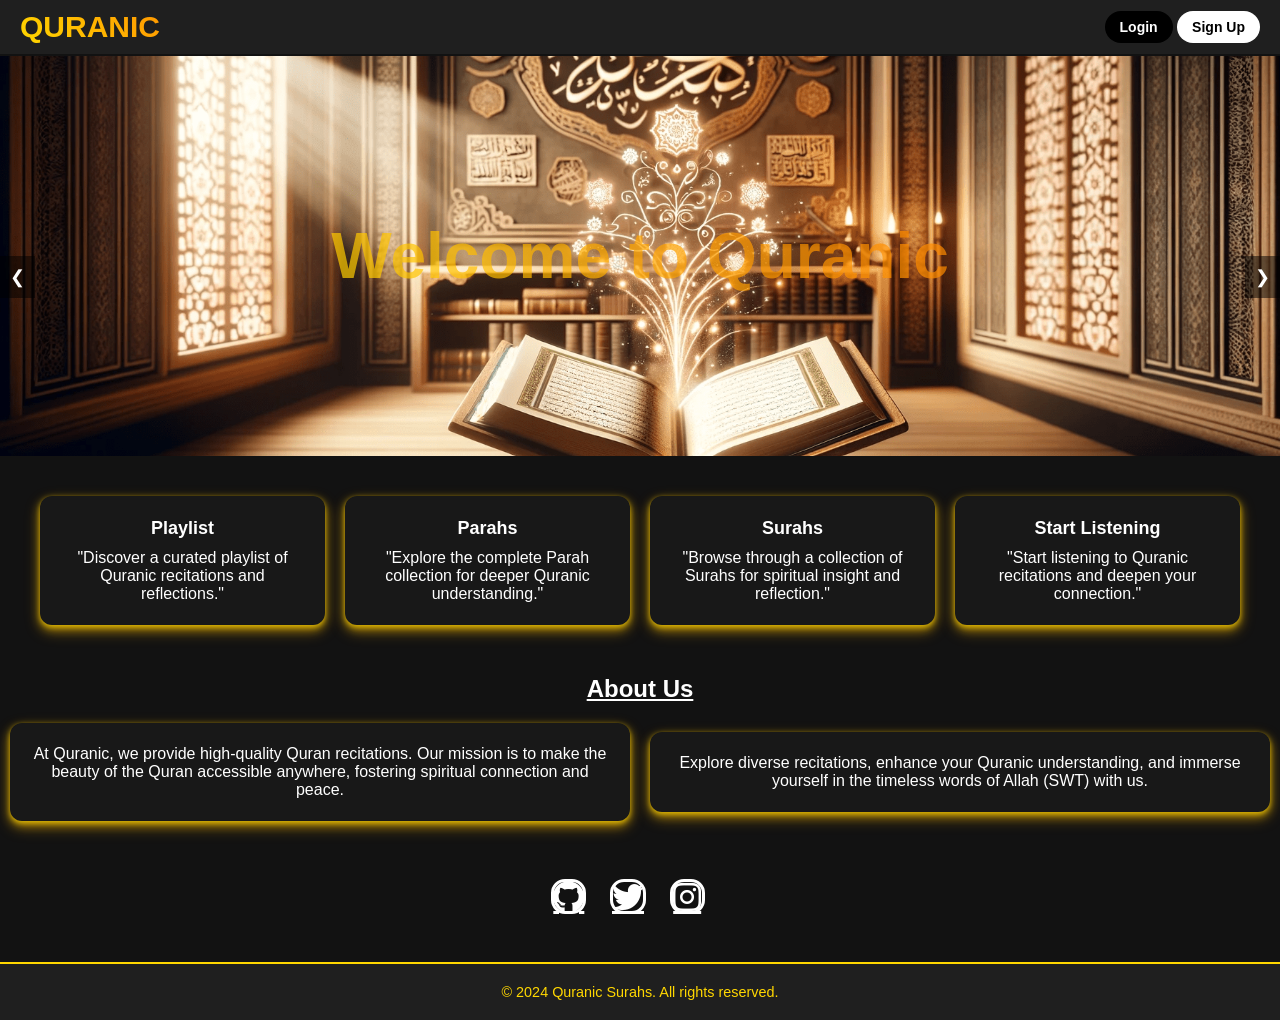
<file: Home.html>
<!DOCTYPE html>
<html lang="en">
<head>
    <meta charset="UTF-8">
    <meta name="viewport" content="width=device-width, initial-scale=1.0">
    <title>Quranic</title>
    <link rel="stylesheet" href="https://cdnjs.cloudflare.com/ajax/libs/font-awesome/6.0.0-beta3/css/all.min.css">
    <link rel="stylesheet" href="Home.css"> 
</head>
<body>    
    <header class="header">
        <div class="logo-container">
            <h1><a href="Home.html">QURANIC</a></h1>
        </div>
        <div class="buttons">
            <a href="LogIn.html" class="btn login">Login</a>
            <a href="Register.html" class="btn signup">Sign Up</a>
        </div>
    </header>

    <div id="home" class="slider">
        <div class="slides">
            <img src="HomeFirstImage.jpg" alt="Slide 1">
            <img src="HomeSecondImage.jpg" alt="Slide 2">
            <img src="HomeThirdImage.jpg" alt="Slide 3">
        </div>
        <div class="slider-controls">
            <button class="prev">❮</button>
            <button class="next">❯</button>
        </div>
    </div>

    <section class="features">
        <div>
            <a href="playlists.html">Playlist</a>
            <p>"Discover a curated playlist of Quranic recitations and reflections."</p>
        </div>

        <div>
            <a href="Parahs.html">Parahs</a>
            <p>"Explore the complete Parah collection for deeper Quranic understanding."</p>
        </div>

        <div>
            <a href="Surahs.html">Surahs</a>
            <p>"Browse through a collection of Surahs for spiritual insight and reflection."</p>
        </div>

        <div>
            <a href="Playlists.html">Start Listening</a>
            <p>"Start listening to Quranic recitations and deepen your connection."</p>
        </div>   
    </section>

    <section >
        <h2 id="About-Us">About Us</h2>
        <div class="heading">
            <p>At Quranic, we provide high-quality Quran recitations. Our mission is to make the beauty of the Quran accessible anywhere, fostering spiritual connection and peace.</p>
            <p>Explore diverse recitations, enhance your Quranic understanding, and immerse yourself in the timeless words of Allah (SWT) with us.</p>
        </div>
                        
        <div class="social-ions">
            <a href="https://www.github.com/daniyalsalman"><i class="fa-brands fa-github"></i></a>
            <a href="https://www.twitter.com/mr_atif15" ><i class="fa-brands fa-twitter"></i></a>
            <a href="https://www.instagram.com/muhammadatif0_"><i class="fa-brands fa-instagram"></i></a>
        </div>
    </section>

    <footer class="footer">
        <p>&copy; 2024 Quranic Surahs. All rights reserved.</p>
    </footer>
    
    <script src="Home.js"></script>
</body>
</html>
</file>
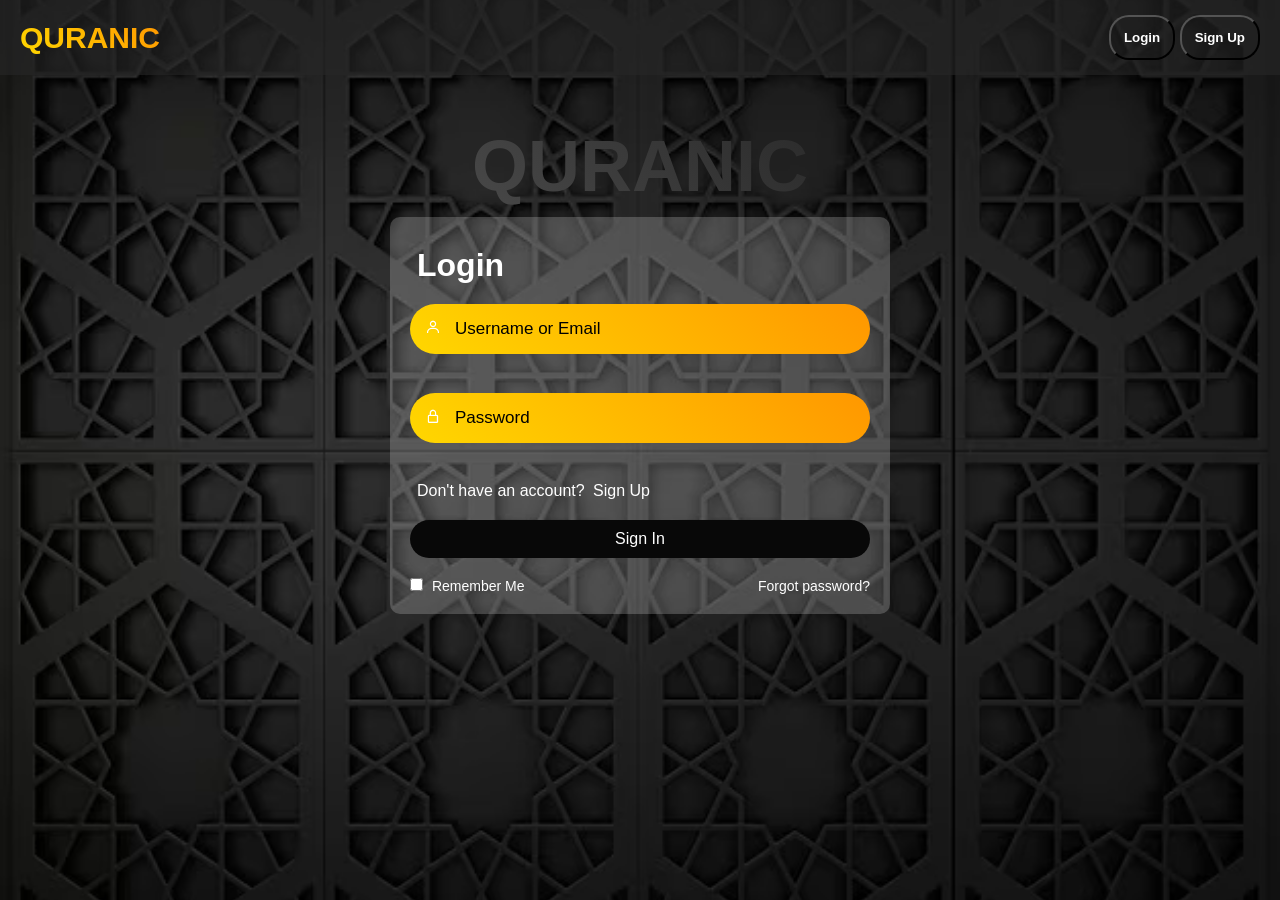
<file: LogIn.html>
<!DOCTYPE html>
<html lang="en">
<head>
    <meta charset="UTF-8">
    <meta http-equiv="X-UA-Compatible" content="IE=edge">
    <meta name="viewport" content="width=device-width, initial-scale=1.0">
    <link href='https://unpkg.com/boxicons@2.1.4/css/boxicons.min.css' rel='stylesheet'>
    <link rel="stylesheet" href="LogIn.css">
    <title>Quranic Login</title>
</head>
<body>
    <div class="container">
        <nav class="navbar">
            <div class="logo"><a href="Home.html">QURANIC</a></div>
            <div class="buttons">
                <a href="LogIn.html"><button class="btn">Login</button></a>
                <a href="Register.html"><button class="btn">Sign Up</button></a>
            </div>
        </nav>
        
        <div class="title">
            <h1>QURANIC</h1>
        </div>

        <div class="form-box">
            <div class="login-box">
                <div class="header">
                    <h2>Login</h2>
                </div>
 
                <div class="input-group">
                    <input type="text" id="username" class="input" placeholder="Username or Email">
                    <i class="bx bx-user"></i>
                </div>

                <div class="input-group">
                    <input type="password" id="password" class="input" placeholder="Password">
                    <i class="bx bx-lock-alt"></i>
                </div>

                <div class="header">
                    <p>Don't have an account? <a href="Register.html">Sign Up</a></p>
                </div>

                <div class="input-group">
                    <button class="submit-btn" onclick="checkLogin()">Sign In</button>
                </div>

                <div class="options">
                    <label>
                        <input type="checkbox" id="remember"> Remember Me
                    </label>
                    <a href="#">Forgot password?</a>
                </div>
            </div>
        </div>
    </div>

    <script src="LogIn.js"></script>
</body>
</html>
</file>
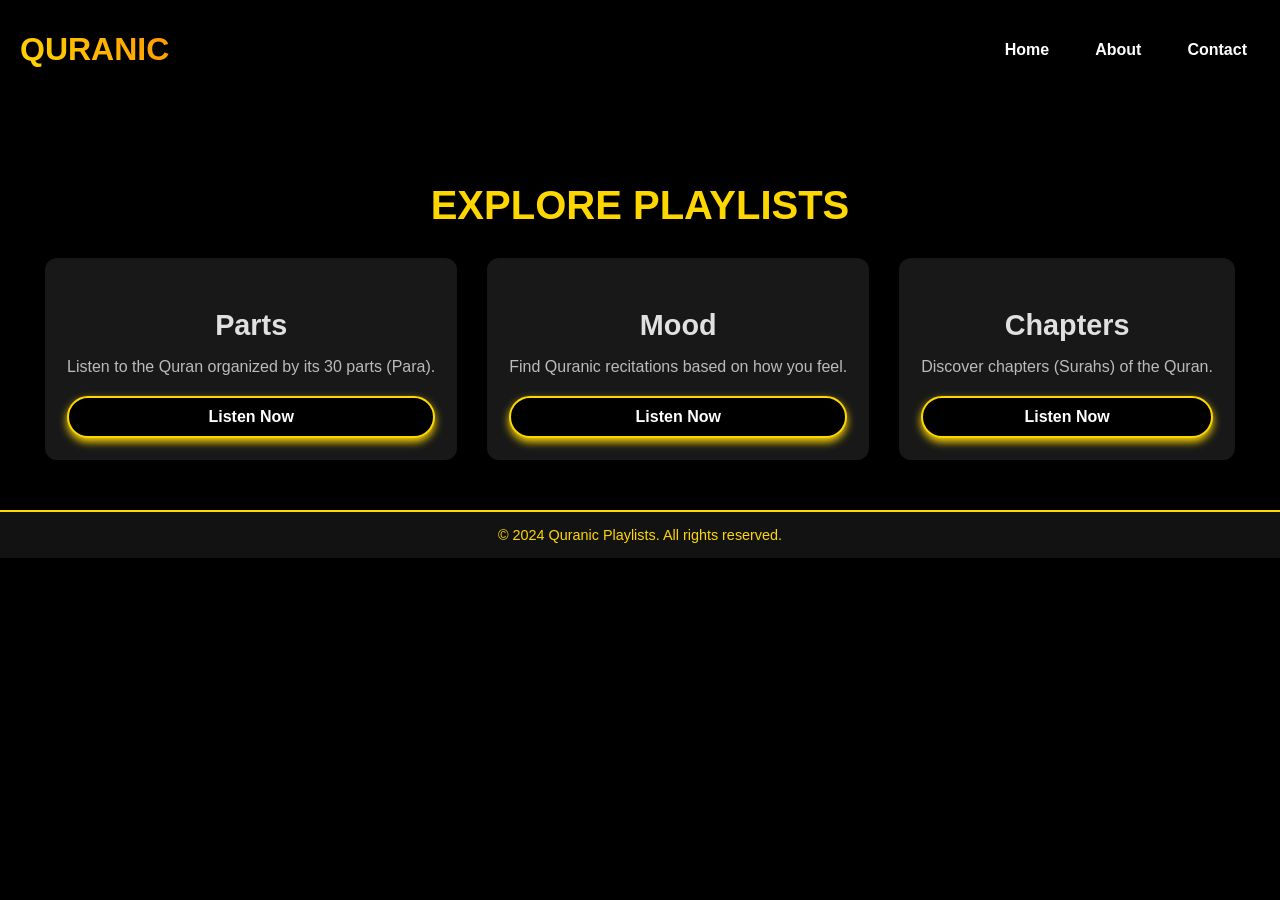
<file: playlists.html>
<!DOCTYPE html>
<html lang="en">
<head>
    <meta charset="UTF-8">
    <meta name="viewport" content="width=device-width, initial-scale=1.0">
    <title>Quranic Playlists</title>
    <link rel="stylesheet" href="playlist.css">
</head>
<body>
    
    <header class="header">
        <div class="logo-container">
            <h1>QURANIC</h1>
        </div>
        <nav class="nav">
            <ul>
                <li><a href="index.html">Home</a></li>
                <li><a href="#about">About</a></li>
                <li><a href="#contact">Contact</a></li>
            </ul>
        </nav>
    </header>


    <main class="container">
        <h2>Explore Playlists</h2>
        <div class="playlist-grid">
            <div class="playlist-card">
                <h3>Parts</h3>
                <p>Listen to the Quran organized by its 30 parts (Para).</p>
                <a href="parah.html" class="btn">Listen Now</a>
            </div>
            <div class="playlist-card">
                <h3>Mood</h3>
                <p>Find Quranic recitations based on how you feel.</p>
                <a href="mood.html" class="btn">Listen Now</a>
            </div>
            <div class="playlist-card">
                <h3>Chapters</h3>
                <p>Discover chapters (Surahs) of the Quran.</p>
                <a href="surah.html" class="btn">Listen Now</a>
            </div>
        </div>
    </main>

    <footer class="footer">
        <p>&copy; 2024 Quranic Playlists. All rights reserved.</p>
    </footer>
</body>
</html>
</file>
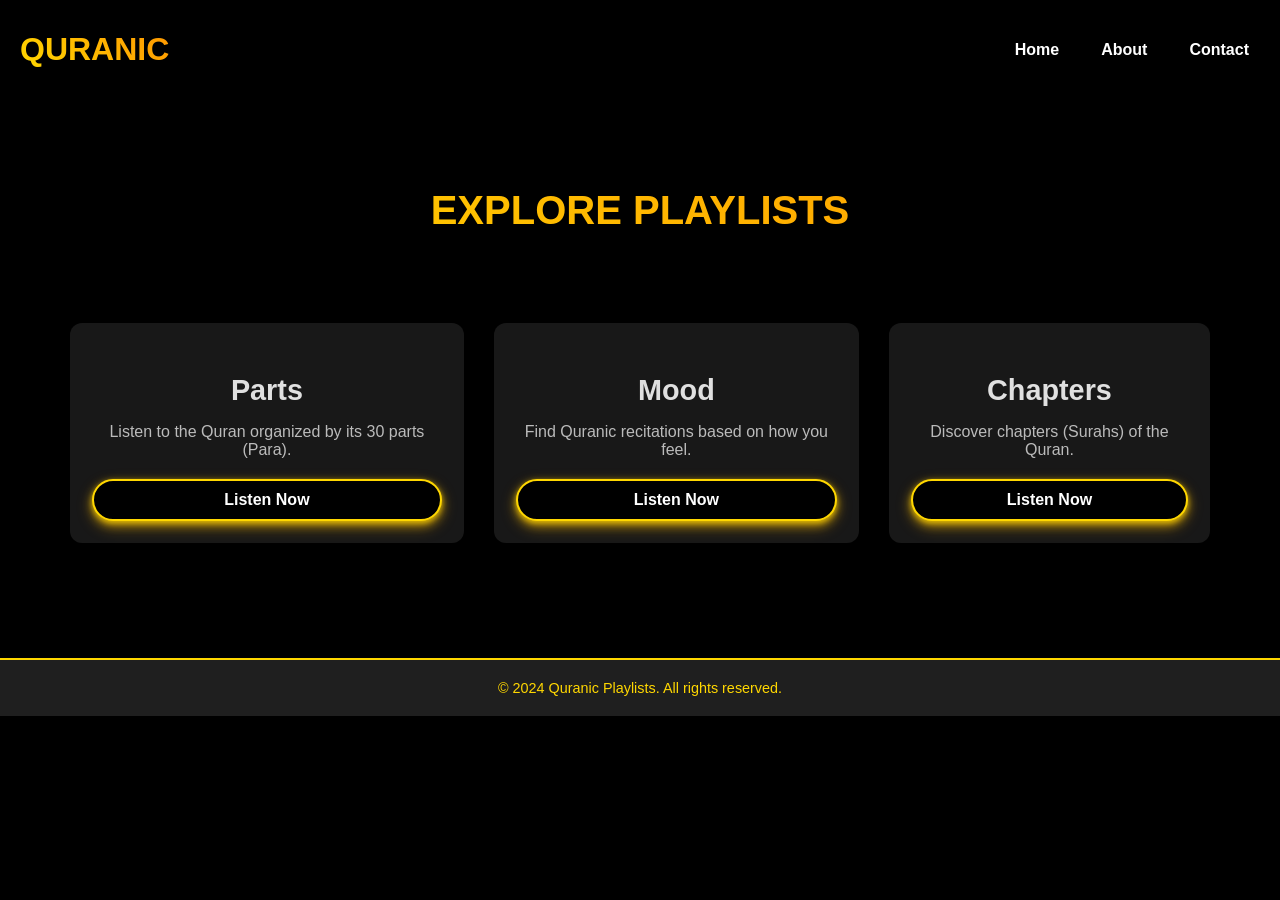
<file: Playlists.html>
<!DOCTYPE html>
<html lang="en">
<head>
    <meta charset="UTF-8">
    <meta name="viewport" content="width=device-width, initial-scale=1.0">
    <title>Quranic Playlists</title>
    <link rel="stylesheet" href="Playlists.css">
</head>
<body>
    <header class="header">
        <div class="logo-container">
            <h1><a href="Home.html">QURANIC</a></h1>
        </div>
        <nav class="nav">
            <ul>
                <li><a href="Home.html">Home</a></li>
                <li><a href="Home.html#About-Us">About</a></li>
                <li><a href="#contact">Contact</a></li>
            </ul>
        </nav>
    </header>

    <main class="container">
        <h2>Explore Playlists</h2>
        <div class="playlist-grid">
            <div class="playlist-card">
                <h3>Parts</h3>
                <p>Listen to the Quran organized by its 30 parts (Para).</p>
                <a href="Parahs.html" class="btn">Listen Now</a>
            </div>
            <div class="playlist-card">
                <h3>Mood</h3>
                <p>Find Quranic recitations based on how you feel.</p>
                <a href="Mood.html" class="btn">Listen Now</a>
            </div>
            <div class="playlist-card">
                <h3>Chapters</h3>
                <p>Discover chapters (Surahs) of the Quran.</p>
                <a href="Surahs.html" class="btn">Listen Now</a>
            </div>
        </div>
    </main>

    <footer class="footer">
        <p>&copy; 2024 Quranic Playlists. All rights reserved.</p>
    </footer>
</body>
</html>
</file>
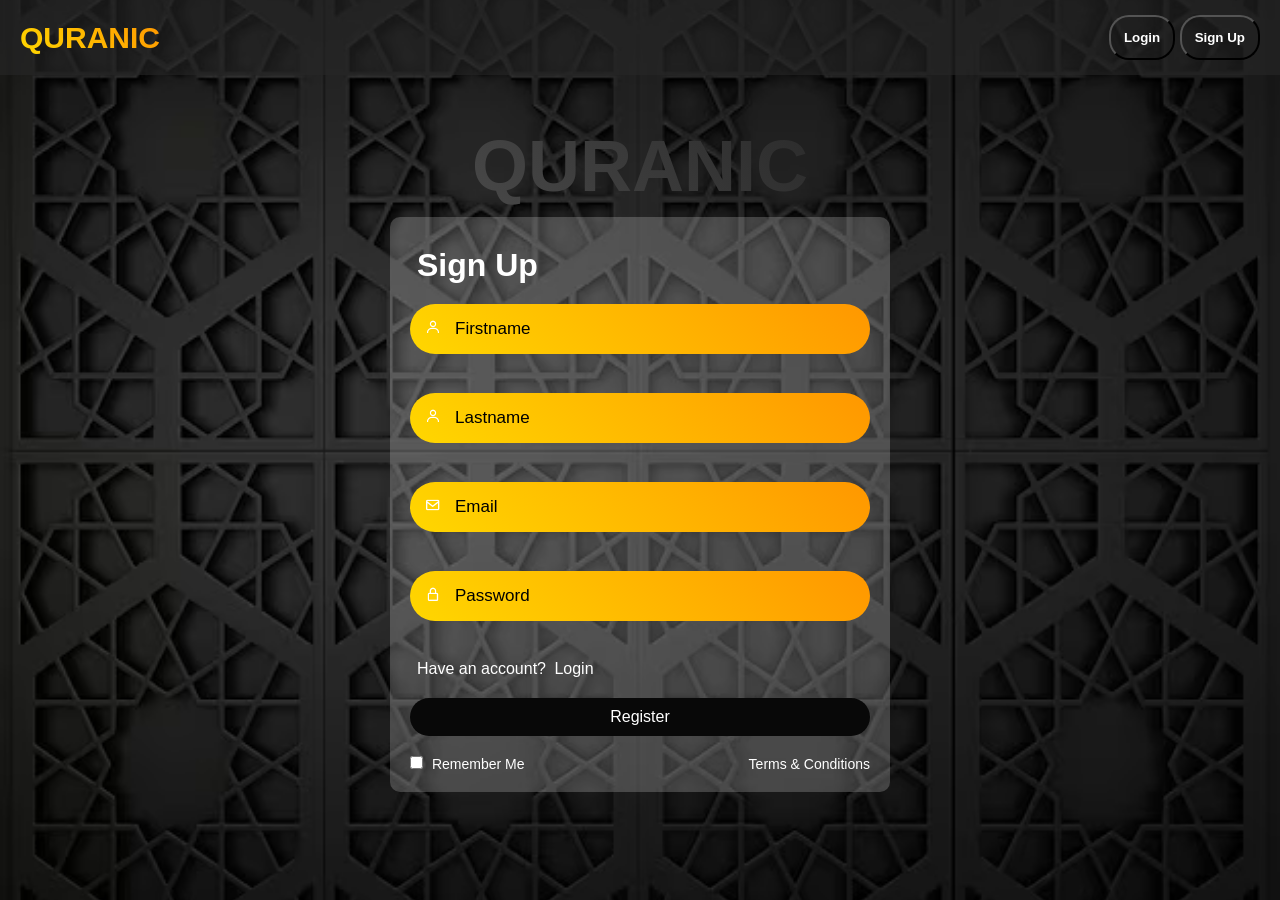
<file: Register.html>
<!DOCTYPE html>
<html lang="en">
<head>
    <meta charset="UTF-8">
    <meta http-equiv="X-UA-Compatible" content="IE=edge">
    <meta name="viewport" content="width=device-width, initial-scale=1.0">
    <link href='https://unpkg.com/boxicons@2.1.4/css/boxicons.min.css' rel='stylesheet'>
    <link rel="stylesheet" href="LogIn.css">
    <title>Quranic Sign Up</title>
</head>
<body>
    <div class="wrapper">
        <nav class="navbar">
            <div class="logo">
                <a href="Home.html"><p>QURANIC</p></a>
            </div>

            <div class="buttons">
                <a href="LogIn.html"><button class="btn">Login</button></a>
                <a href="Register.html"><button class="btn">Sign Up</button></a>
            </div>
        </nav>

        <div class="title">
            <h1>QURANIC</h1>
        </div>

        <div class="form-box">
            <div class="header">
                <h2>Sign Up</h2>
            </div>
            
            <form>
                <div class="input-group">
                    <input type="text" class="input" placeholder="Firstname" id="firstname">
                    <i class="bx bx-user"></i>
                </div>

                <div class="input-group">
                    <input type="text" class="input" placeholder="Lastname" id="lastname">
                    <i class="bx bx-user"></i>
                </div>

                <div class="input-group">
                    <input type="text" class="input" placeholder="Email" id="email">
                    <i class="bx bx-envelope"></i>
                </div>

                <div class="input-group">
                    <input type="password" class="input" placeholder="Password" id="password">
                    <i class="bx bx-lock-alt"></i>
                </div>

                <div class="header">
                <p>Have an account? <a href="LogIn.html">Login</a></p>
                </div>
                
                <div class="input-group">
                    <input type="submit"  class="submit-btn" value="Register" onclick="checkSignUp()">
                </div>

                <div class="options">
                    <label>
                        <input type="checkbox" id="remember-me"> Remember Me
                    </label>
                    <a href="#">Terms & Conditions</a>
                </div>
            </form>
        </div>
    </div>

    <script src="Register.js"></script>
</body>
</html>
</file>
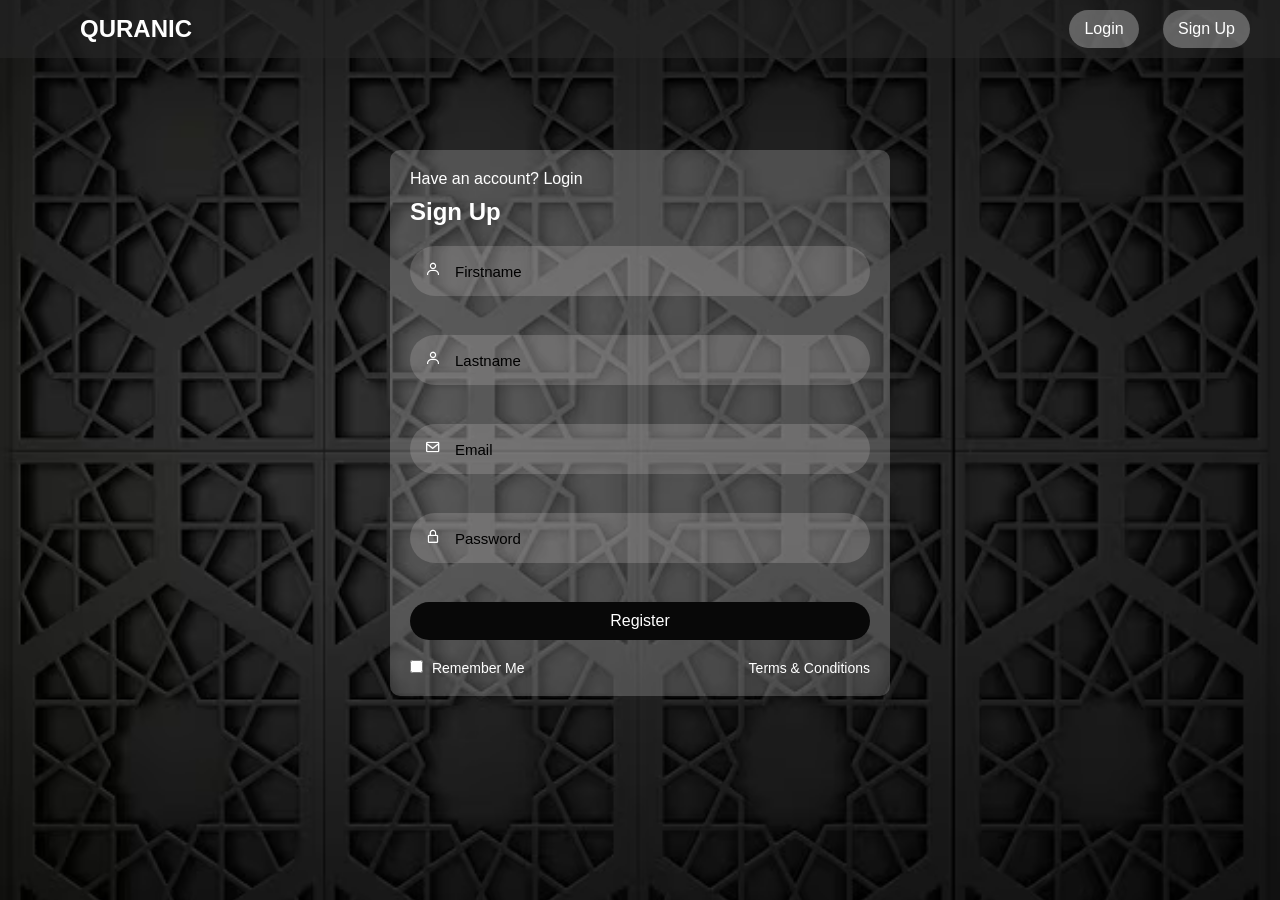
<file: register.html>
<!DOCTYPE html>
<html lang="en">
<head>
    <meta charset="UTF-8">
    <meta http-equiv="X-UA-Compatible" content="IE=edge">
    <meta name="viewport" content="width=device-width, initial-scale=1.0">
    <link href='https://unpkg.com/boxicons@2.1.4/css/boxicons.min.css' rel='stylesheet'>
    <link rel="stylesheet" href="login.css">
    <title>Quranic Sign Up</title>
</head>
<body>
    <div class="wrapper">
        <nav class="navbar">
            <div class="logo">
                <p>QURANIC</p>
            </div>

            <div class="buttons">
                <a href="log.html"><button class="btn">Login</button></a>
                <a href="register.html"><button class="btn">Sign Up</button></a>
            </div>
        </nav>

        <div class="form-box">
            <div class="header">
                <p>Have an account? <a href="log.html">Login</a></p>
                <h2>Sign Up</h2>
            </div>
            
            <form>
                <div class="input-group">
                    <input type="text" class="input" placeholder="Firstname" id="firstname">
                    <i class="bx bx-user"></i>
                </div>
                <div class="input-group">
                    <input type="text" class="input" placeholder="Lastname" id="lastname">
                    <i class="bx bx-user"></i>
                </div>
                <div class="input-group">
                    <input type="text" class="input" placeholder="Email" id="email">
                    <i class="bx bx-envelope"></i>
                </div>
                <div class="input-group">
                    <input type="password" class="input" placeholder="Password" id="password">
                    <i class="bx bx-lock-alt"></i>
                </div>
                <div class="input-group">
                    <input type="submit"  class="submit-btn" value="Register" onclick="checkSignUp()">
                </div>
                <div class="options">
                    <label>
                        <input type="checkbox" id="remember-me"> Remember Me
                    </label>
                    <a href="#">Terms & Conditions</a>
                </div>
            </form>
        </div>
    </div>
    <script>
    
        function checkSignUp() {
            const firstName = document.getElementById('firstname').value;
            const lastName = document.getElementById('lastname').value;
            const email = document.getElementById('email').value;
            const password = document.getElementById('password').value;
    
            if (!firstName || !lastName || !email || !password) {
                alert("Please fill all fields.");
            } else {
                alert("Registration successful!");
    
            }
        }
    </script>
    
</body>
</html>
</file>
<file: Home.css>
body {
    font-family: Arial, sans-serif;
    background-color: #121212;
}

* {
    margin: 0;
    padding: 0;
    box-sizing: border-box;
}

.header {
    display: flex;
    justify-content: space-between;
    align-items: center;
    background-color: #1f1f1f;
    padding: 10px 20px;
    border-bottom: 2px solid #121212;
    box-shadow: 0 2px 5px rgba(0, 0, 0, 0.1);
}

.header h1 {
    color: white;
    font-size: 30px;
    text-transform: uppercase;
}

.logo-container {
    display: flex;
    align-items: center;
    background: linear-gradient(45deg, #ffd700,#ffc700,#ffb700,#ffa700,#ff9700);
    background-clip: text;
    -webkit-text-fill-color: transparent;
    font-weight: bold;
}

.logo {
    width: 50px;
    height: 50px;
    color: white;
    margin-right: 10px;
}

.btn {
    text-decoration: none;
    padding: 8px 15px;
    border-radius: 5px;
    font-size: 14px;
    font-weight: bold;
    transition: background-color 0.3s ease, color 0.3s ease;
    border-radius: 20px;
}


.login {
    background-color: black;
    color: white;
}

.signup {
    background-color: white;
    color: black;
}

.btn:hover {
    background-color: white;
    color: black;
}

.signup:hover {
    background-color: black;
    color: white;
}

.slider {
    position: relative;
    width: 100%;
    height: 400px;
    overflow: hidden;
}

.slider::before { 
    content: "Welcome to Quranic"; 
    position: absolute; top: 50%; left: 50%; 
    transform: translate(-50%, -50%); 
    font-size: 4rem;
    text-align: center;
    background: linear-gradient(45deg, #ffcf00,#ffbf00,#ffa600,#ff9500,#ff8800);
    background-clip: text;
    -webkit-text-fill-color: transparent;
    font-weight: bold;
    z-index: 1; pointer-events: none;
    opacity: 0.7;
}

.slides {
    display: flex;
    transition: transform 0.5s ease-in-out;
    width: 100%;
}

.slides img {
    min-width: 100%;
    height: 400px;
    object-fit: cover;
}

.slider-controls {
    position: absolute;
    top: 50%;
    width: 100%;
    display: flex;
    justify-content: space-between;
}

.slider-controls button {
    background-color: rgba(0, 0, 0, 0.5);
    border: none;
    color: #fff;
    font-size: 18px;
    padding: 10px;
    cursor: pointer;
}

.slider-controls button:hover {
    background-color: rgba(0, 0, 0, 0.8);
}

.features {
    display: grid;
    grid-template-columns: repeat(auto-fit, minmax(200px, 1fr));
    gap: 20px;
    padding: 40px;
    background-color: #121212;
}

.features div {
    background-color: #181818;
    padding: 20px;
    text-align: center;
    border-radius: 12px;    
    box-shadow: 0 4px 10px rgba(0, 128, 128, 0.5);
    transition: transform 0.3s, box-shadow 0.3s;
    cursor: pointer;
    border: 2px solid transparent;
}

.features div {
    background-color: #181818;
    padding: 20px;
    text-align: center;
    border-radius: 12px;
    transition: transform 0.3s, box-shadow 0.3s;
    cursor: pointer;
    border: 2px solid transparent;
    box-shadow: 0 2px 5px rgba(255, 215, 0, 0.6),
                0 4px 10px rgba(255, 199, 0, 0.5),
                0 6px 15px rgba(255, 183, 0, 0.4);
}

.features div:hover {
    transform: translateY(-10px);
    box-shadow: 0 8px 16px rgba(0, 0, 0, 0.5);
    border-radius: 12px; 
    background: linear-gradient( #181818, #181818) padding-box,
                linear-gradient(45deg, #ffd700, #ffc700, #ffb700, #ffa700, #ff9700) border-box;
}

.features div a {
    text-decoration: none;
    font-size: 18px;
    font-weight: 600;
    color: white;
    transition: color 0.3s;
}

.features p {
    color: white;
    padding-top: 10px;
}

.features div:hover a {
    background: linear-gradient(45deg, #ffd700,#ffc700,#ffb700,#ffa700,#ff9700);
    background-clip: text;
    -webkit-text-fill-color: transparent;
}

.social-ions {
    
    display: flex;
    align-items: center;
    justify-content: center;
}

h2 {
    
    display: flex;
    justify-content: center;
    align-items: center;
    color: white;
    text-decoration: underline;
    padding: 10px;
}

.heading {
    display: flex;
    justify-content: center;
    align-items: center;
}

.heading p {
    width: 50%;
    border: 1px solid white;
    text-align: center;
    justify-content: center;
    padding: 25px;
    margin: 10px;
    border-radius: 30px;
}

.heading >* {
    color: white;
}

.heading p {
    background-color: #181818;
    padding: 20px;
    text-align: center;
    border-radius: 12px;
    transition: transform 0.3s, box-shadow 0.3s;
    cursor: pointer;
    border: 2px solid transparent;
    box-shadow: 0 2px 5px rgba(255, 215, 0, 0.6),
                0 4px 10px rgba(255, 199, 0, 0.5),
                0 6px 15px rgba(255, 183, 0, 0.4);
}

.heading p:hover {
    transform: translateY(-10px);
    box-shadow: 0 8px 16px rgba(0, 0, 0, 0.5);
    border-radius: 12px; 
    background: linear-gradient( #181818, #181818) padding-box,
                linear-gradient(45deg, #ffd700, #ffc700, #ffb700, #ffa700, #ff9700) border-box;
    
}

.social-ions a {
        display:inline-flex;
        justify-content: center;
        align-items: center;
        width: 2.2rem;
        height: 2.2rem;
        background-color: transparent;
        border: 0.2rem solid ;
        font-size: 2rem;
        border-radius: 40%;
        margin: 3rem 1.5rem 3rem 0;
        transition: 0.3s ease;
        color:white;
}
    
.social-ions a:hover {
    color: black;
    transform: scale(1.3) translateY(-5px);
    background: linear-gradient(45deg, #ffd700,#ffc700,#ffb700,#ffa700,#ff9700);
    box-shadow: 0 0 10px rgba(255, 215, 0, 0.6),
                0 0 20px rgba(255, 199, 0, 0.5),
                0 0 30px rgba(255, 183, 0, 0.4),
                0 0 40px rgba(255, 167, 0, 0.3),
                0 0 50px rgba(255, 151, 0, 0.2);
}

.footer {
    text-align: center;
    padding: 20px;
    background-color: #1f1f1f;
    color: #ffd700;
    font-size: 0.9rem;
    border-top: 2px solid #ffd700;
}

::-webkit-scrollbar {
    width: 10px;
}

::-webkit-scrollbar-track {
    background: #121212;
    border-radius: 10px;
}

::-webkit-scrollbar-thumb {
    background: #2f2f2f;
    border-radius: 10px;
}

::-webkit-scrollbar-thumb:hover {
    background: #3d3d3d;
}

@media (max-width: 768px) {
    .header {
        flex-direction: column;
        
    }

    .buttons {
        flex-wrap: wrap;
        justify-content: center;
    }

    .main-box {
        flex-direction: column;
    }

    .features {
        padding: 20px;
        gap: 15px;
    }

    .heading p {
        padding: 15px;
        font-size: 0.9rem;
    }
}

@media (max-width: 480px) {
    .header h1 {
        font-size: 1.5rem;
    }

    .btn {
        font-size: 12px;
        padding: 5px 10px;
    }

    .features div {
        padding: 15px;
    }

    .social-ions a {
        width: 2rem;
        height: 2rem;
        font-size: 1.2rem;
    }

    .footer {
        font-size: 0.8rem;
    }
}
</file>
<file: LogIn.css>
* {
    margin: 0;
    padding: 0;
    box-sizing: border-box;
    font-family: Arial, Helvetica, sans-serif
}

body {
    background: url("back11.avif") no-repeat center center fixed;
    background-size: cover;
    color: #fff;
}

.title {
    font-size: 36px;
    font-weight: bold;
    text-align: center;
    padding-top: 50px;
    background: linear-gradient(45deg, #696969, #505050, #383838, #202020, #000000);
    background-clip: text;
    -webkit-text-fill-color: transparent;
}

.navbar {
    background-color: rgba(39, 39, 39, 0.6);
    padding: 15px 20px;
    display: flex;
    justify-content: space-between;
    align-items: center;
    position: relative;
    top: 0;
    width: 100%;
    z-index: 100;
}

.logo {
    color: white;
    font-size: 30px;
    font-weight: 600;
    background: linear-gradient(45deg, #ffd700,#ffc700,#ffb700,#ffa700,#ff9700);
    background-clip: text;
    -webkit-text-fill-color: transparent;
}

.buttons .btn {
    text-decoration: none;
    color: white;
    padding: 13px;
    font-weight: bold;

    border-radius: 20px;
    background-color: transparent;
}

.buttons .btn:hover {
    color: black;
    border: 1px solid #ffd700;
    background: linear-gradient(45deg, #ffd700,#ffc700,#ffb700,#ffa700,#ff9700);
    border-radius: 20px;
}

.form-box {
    width: 100%;
    max-width: 500px;
    margin: 25px auto;
    margin-top: 10px;
    background-color: rgba(255, 255, 255, 0.2);
    border-radius: 10px;
    padding: 20px;
}

.header {
    padding: 0 7px;
}

.header p a {
    color: white;
    text-decoration: none;
    transition: 0.3s ease;
    margin-left: 4px;
}

.header p a:hover {
    color: rgba(0, 0, 0, 0.689);
    font-weight:bolder;
    text-shadow: 2px 2px 4px rgba(0, 0, 0, 0.5);
}

.header h2 {
    margin-top: 10px;
    justify-self: center;
    font-size:xx-large;
}

.input-group {
    position: relative;
    margin: 20px 0;
}

.input {
    font-size: 17px;
    color: rgb(255, 255, 255);
    height: 50px;
    width: 100%;
    padding: 0 10px 0 45px;
    border: none;
    border-radius: 30px;
    outline: none;
    transition: 0.2s ease;
    background: linear-gradient(45deg, #ffd700, #ffc700, #ffb700, #ffa700, #ff9700); /* Gradient background */
    background-clip: padding-box; /* Ensures the background applies only to the input area */
}

.input::placeholder {
    color: black;
}

.input:hover, .input:focus {
    background: linear-gradient(45deg, #ffd700, #ffc700, #ffb700, #ffa700, #ff9700); /* Same gradient on hover/focus */
}

.input-group i {
    position: relative;
    top: -35px;
    left: 15px;
    color: #fff;
}

.submit-btn {
    width: 100%;
    padding: 10px;
    background-color: #080808;
    color: white;
    border: none;
    border-radius: 30px;
    cursor: pointer;
    font-size: 16px;
    transition: 0.3s ease;
}

.submit-btn:hover {
    background-color: white;
    color: black;
}

.options {
    display: flex;
    justify-content: space-between;
    font-size: 14px;
    color: #fff;
    margin-top: 10px;
}

.options label, .options a {
    color: white;
    text-decoration: none;
}

.options a:hover {
    text-decoration: underline;
}

.options input {
    margin-right: 5px;
}


::-webkit-scrollbar {
    width: 10px;
    height: 10px;
}

::-webkit-scrollbar-track {
    background: black;
}

::-webkit-scrollbar-thumb {
    background: rgb(54, 49, 49);
    border-radius: 10px;
}
</file>
<file: playlist.css>
body {
    margin: 0;
    padding: 0;
    font-family: Arial, sans-serif;
    background-color: #000000;
    color: #DDDDDD;
    
}


.header {
    background-color: #000000;
    color: white;
    display: flex;
    justify-content: space-between;
    align-items: center;
    padding: 10px 20px;
    
}

.header .logo-container h1 {
    display: flex;
    align-items: center;
    background: linear-gradient(45deg, #ffd700,#ffc700,#ffb700,#ffa700,#ff9700);
    background-clip: text;
    -webkit-text-fill-color: transparent;
    font-weight: bold;
}

.nav ul {
    list-style: none;
    display: flex;
    gap: 20px;
    margin: 0;
    padding: 0;
}

.nav ul li {
    display: inline;
}

.nav a {
    text-decoration: none;
    color: white;
    padding: 13px;
  
    font-weight: bold;
}

.nav a:hover {
color: black;
border: 1px solid #ffd700;
background-color: #ffd700;
border-radius: 20px;

}
.container {
    padding: 50px 20px;
    max-width: 1200px;
    margin: 0 auto;
    text-align: center;
}

.container h2 {
    font-size: 2.5rem;
    color: #ffd700; 
    margin-bottom: 30px;
    text-transform: uppercase;
}


.playlist-grid {
    display: flex;
    justify-content: center;
    gap: 30px;
    
    
}

.playlist-card {
    background-color: #181818;
    padding: 20px;
    text-align: center;
    border-radius: 12px;
    box-shadow: 0 4px 8px rgba(0, 0, 0, 0.3);
    transition: transform 0.3s, box-shadow 0.3s;
    cursor: pointer;
    border: 2px solid transparent;
}

.playlist-card h3 {
    font-size: 1.8rem;
    color: #e0e0e0; 
    margin-bottom: 15px;
}

.playlist-card p {
    font-size: 1rem;
    color: #bbb; 
    margin-bottom: 20px;
}

.playlist-card .btn {
    display: block;
    text-decoration: none;
    color:white; 
    border: 2px solid #ffd700;
    background-color: black; 
    padding: 10px 15px;
    border-radius: 24px;
    text-align: center;
    font-size: 1rem;
    font-weight: 600;
    box-shadow: 0 4px 8px #ffd700;

}

.playlist-card .btn:hover {
    background-color:#ffd700;
    transform: translateY(-3px);
    color: black;
}

.playlist-card:hover {
    transform: translateY(-10px);
    box-shadow: 0 8px 16px rgba(0, 0, 0, 0.5);
    border-radius: 12px; 
    background: linear-gradient( #181818, #181818) padding-box,
                linear-gradient(45deg, #ffd700, #ffc700, #ffb700, #ffa700, #ff9700) border-box;
}

.footer {
    background-color: #121212; 
    color: #ffd700;
    text-align: center;
    padding: 15px 20px;
    font-size: 0.9rem;
    border-top: 2px solid #ffd700; 
    
}

.playlist-card h3:hover{
    color: #ffd700;
}
.footer p {
    margin: 0;
}


@media (max-width: 768px) {
    .playlist-grid {
        flex-direction: column;
        align-items: center;
    }

    .playlist-card {
        width: 90%;
    }
}
</file>
<file: Playlists.css>
body {
    margin: 0;
    padding: 0;
    font-family: Arial, sans-serif;
    background-color: #000000;
    color: #DDDDDD;
    
}

.header {
    background-color: #000000;
    color: white;
    display: flex;
    justify-content: space-between;
    align-items: center;
    padding: 10px 20px;
    
}

.header .logo-container h1 {
    display: flex;
    align-items: center;
    background: linear-gradient(45deg, #ffd700,#ffc700,#ffb700,#ffa700,#ff9700);
    background-clip: text;
    -webkit-text-fill-color: transparent;
    font-weight: bold;
}

.nav ul {
    list-style: none;
    display: flex;
    gap: 20px;
    margin: 0;
    padding: 0;
}

.nav ul li {
    display: inline;
}

.nav a {
    text-decoration: none;
    color: white;
    padding: 11px;
    font-weight: bold;
}

.nav a:hover {
    color: black;
    border: 1px solid #ffd700;
    background: linear-gradient(45deg, #ffd700,#ffc700,#ffb700,#ffa700,#ff9700);
    border-radius: 15px;

}
.container {
    padding: 55px 20px;
    max-width: 1200px;
    margin: 0 auto;
    text-align: center;
}

.container h2 {
    font-size: 2.5rem;
    background: linear-gradient(45deg, #ffd700,#ffc700,#ffb700,#ffa700,#ff9700);
    background-clip: text;
    -webkit-text-fill-color: transparent;
    margin-bottom: 30px;
    text-transform: uppercase;
}


.playlist-grid {
    display: flex;
    justify-content: center;
    gap: 30px;
    padding: 60px 30px;
    
}

.playlist-card {
    background-color: #181818;
    padding: 20px;
    text-align: center;
    border-radius: 12px;
    box-shadow: 0 4px 8px rgba(0, 0, 0, 0.3);
    transition: transform 0.3s, box-shadow 0.3s;
    cursor: pointer;
    border: 2px solid transparent;
}

.playlist-card h3 {
    font-size: 1.8rem;
    color: #e0e0e0; 
    margin-bottom: 15px;
}

.playlist-card p {
    font-size: 1rem;
    color: #bbb; 
    margin-bottom: 20px;
}

.playlist-card .btn {
    display: block;
    text-decoration: none;
    color:white; 
    border: 2px solid #ffd700;
    background-color: black; 
    padding: 10px 15px;
    border-radius: 24px;
    text-align: center;
    font-size: 1rem;
    font-weight: 600;
    box-shadow: 0 2px 5px rgba(255, 215, 0, 0.6),
                0 4px 10px rgba(255, 199, 0, 0.5),
                0 6px 15px rgba(255, 183, 0, 0.4);

}

.playlist-card .btn:hover {
    background: linear-gradient(45deg, #ffd900, #ffc800,#ffb700, #ffc800,#ffd900);
    background-clip:border-box;
    transform: translateY(-3px);
    color: black;
}

.playlist-card:hover {
    transform: translateY(-10px);
    box-shadow: 0 8px 16px rgba(0, 0, 0, 0.5);
    border-radius: 12px; 
    background: linear-gradient( #181818, #181818) padding-box,
                linear-gradient(45deg, #ffd700, #ffc700, #ffb700, #ffa700, #ff9700) border-box;
}

.footer {
    text-align: center;
    padding: 20px;
    background-color: #1f1f1f;
    color: #ffd700;
    font-size: 0.9rem;
    border-top: 2px solid #ffd700;
    
}

.playlist-card:hover h3 {
    background: linear-gradient(45deg, #ffd700,#ffc700,#ffb700,#ffa700,#ff9700);
    background-clip: text;
    -webkit-text-fill-color: transparent;
}

.footer p {
    margin: 0;
}

@media (max-width: 768px) {
    .playlist-grid {
        flex-direction: column;
        align-items: center;
    }

    .playlist-card {
        width: 100%;
    }
}
</file>
<file: login.css>
* {
    margin: 0;
    padding: 0;
    box-sizing: border-box;
    font-family: Arial, Helvetica, sans-serif
}

body {
    background: url("back11.avif") no-repeat center center fixed;
    background-size: cover;
    color: #fff;
}

.navbar {
    background-color: rgba(39, 39, 39, 0.6);
    padding: 10px 20px;
    display: flex;
    justify-content: space-between;
    align-items: center;
    position: fixed;
    top: 0;
    width: 100%;
    z-index: 100;
    padding-left: 80px;
}

.logo {
    color: white;
    font-size: 24px;
    font-weight: 600;
}

.buttons .btn {
    background-color: rgba(255, 255, 255, 0.3);
    color: white;
    padding: 10px 15px;
    border: none;
    cursor: pointer;
    font-size: 16px;
    border-radius: 30px;
    margin: 0 10px;
    transition: 0.3s ease;
}

.buttons .btn:hover {
    background-color: black;
    color: white;
}


.form-box {
    width: 100%;
    max-width: 500px;
    margin: 150px auto;
    background-color: rgba(255, 255, 255, 0.2);
    border-radius: 10px;
    padding: 20px;
}

.header p a {
    color: white;
    text-decoration: none;
}

.header h2 {
    margin-top: 10px;
}

.input-group {
    position: relative;
    margin: 20px 0;
}

.input {
    font-size: 15px;
    background: rgba(221, 215, 215, 0.2);
    color: black;
    height: 50px;
    width: 100%;
    padding: 0 10px 0 45px;
    border: none;
    border-radius: 30px;
    outline: none;
    transition: 0.2s ease;
}

.input::placeholder {
    color: black;
}

.input:hover,
.input:focus {
    background: rgba(255, 255, 255, 0.25);
}

.input-group i {
    position: relative;
    top: -35px;
    left: 15px;
    color: #fff;
}

.submit-btn {
    width: 100%;
    padding: 10px;
    background-color: #080808;
    color: white;
    border: none;
    border-radius: 30px;
    cursor: pointer;
    font-size: 16px;
    transition: 0.3s ease;
}

.submit-btn:hover {
    background-color: white;
    color: black;
}


.options {
    display: flex;
    justify-content: space-between;
    font-size: 14px;
    color: #fff;
    margin-top: 10px;
}

.options label,
.options a {
    color: white;
    text-decoration: none;
}

.options a:hover {
    text-decoration: underline;
}

.options input {
    margin-right: 5px;
}


::-webkit-scrollbar {
    width: 10px;
    height: 10px;
}

::-webkit-scrollbar-track {
    background: black;
}

::-webkit-scrollbar-thumb {
    background: rgb(54, 49, 49);
    border-radius: 10px;
}
</file>
